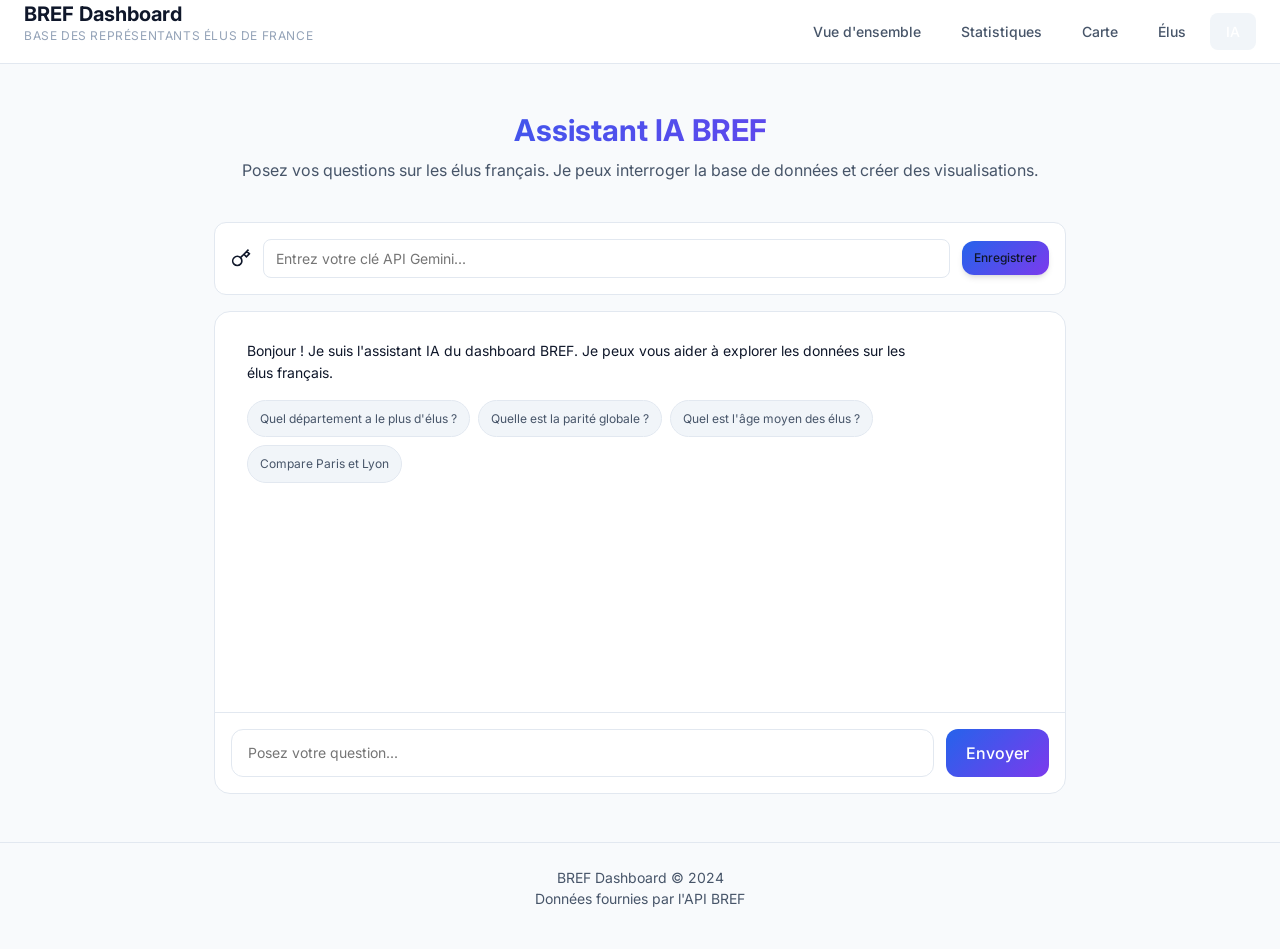
<file: ia.html>
<!DOCTYPE html>
<html lang="fr">

<head>
    <meta charset="UTF-8">
    <meta name="viewport" content="width=device-width, initial-scale=1.0">
    <title>BREF Dashboard - Assistant IA</title>
    <link rel="icon" href="data:,">
    <meta name="description" content="Assistant IA pour explorer les données des élus français">

    <!-- Fonts -->
    <link rel="preconnect" href="https://fonts.googleapis.com">
    <link rel="preconnect" href="https://fonts.gstatic.com" crossorigin>
    <link href="https://fonts.googleapis.com/css2?family=Inter:wght@400;500;600;700&display=swap" rel="stylesheet">

    <!-- Styles -->
    <link rel="stylesheet" href="css/variables.css">
    <link rel="stylesheet" href="css/base.css">
    <link rel="stylesheet" href="css/layout.css">
    <link rel="stylesheet" href="css/components.css">

    <style>
        .ia-container {
            max-width: 900px;
            margin: 0 auto;
            padding: var(--space-6);
            min-height: calc(100vh - 200px);
            display: flex;
            flex-direction: column;
        }

        .ia-header {
            text-align: center;
            margin-bottom: var(--space-6);
        }

        .ia-header h1 {
            font-size: var(--text-3xl);
            font-weight: var(--font-bold);
            background: var(--color-accent-gradient);
            -webkit-background-clip: text;
            -webkit-text-fill-color: transparent;
            background-clip: text;
            margin-bottom: var(--space-2);
        }

        .ia-header p {
            color: var(--color-text-secondary);
        }

        .api-key-banner {
            background: var(--color-bg-card);
            border: 1px solid var(--color-border);
            border-radius: var(--radius-lg);
            padding: var(--space-4);
            margin-bottom: var(--space-4);
            display: flex;
            gap: var(--space-3);
            align-items: center;
        }

        .api-key-banner input {
            flex: 1;
            padding: var(--space-2) var(--space-3);
            border: 1px solid var(--color-border);
            border-radius: var(--radius-md);
            background: var(--color-bg-secondary);
            color: var(--color-text-primary);
            font-size: var(--text-sm);
        }

        .api-key-banner.hidden {
            display: none;
        }

        .chat-container {
            flex: 1;
            display: flex;
            flex-direction: column;
            background: var(--color-bg-card);
            border: 1px solid var(--color-border);
            border-radius: var(--radius-xl);
            overflow: hidden;
        }

        .chat-messages {
            flex: 1;
            overflow-y: auto;
            padding: var(--space-4);
            display: flex;
            flex-direction: column;
            gap: var(--space-4);
            min-height: 400px;
            max-height: 60vh;
        }

        .chat-message {
            max-width: 85%;
            padding: var(--space-3) var(--space-4);
            border-radius: var(--radius-lg);
            font-size: var(--text-sm);
            line-height: 1.6;
        }

        .chat-message--user {
            align-self: flex-end;
            background: var(--color-accent-gradient);
            color: white;
        }

        .chat-message--ai {
            align-self: flex-start;
            background: var(--color-bg-secondary);
            color: var(--color-text-primary);
        }

        .chat-message--ai .chart-container {
            margin-top: var(--space-3);
            background: var(--color-bg-card);
            border-radius: var(--radius-md);
            padding: var(--space-3);
        }

        .chat-message--ai table {
            width: 100%;
            border-collapse: collapse;
            margin-top: var(--space-3);
            font-size: var(--text-xs);
        }

        .chat-message--ai th,
        .chat-message--ai td {
            padding: var(--space-2);
            border-bottom: 1px solid var(--color-border);
            text-align: left;
        }

        .chat-message--ai th {
            background: var(--color-bg-tertiary);
            font-weight: var(--font-semibold);
        }

        .chat-message--loading {
            display: flex;
            gap: var(--space-2);
            align-items: center;
        }

        .chat-message--loading .dot {
            width: 8px;
            height: 8px;
            background: var(--color-accent-primary);
            border-radius: 50%;
            animation: bounce 1.4s infinite ease-in-out;
        }

        .chat-message--loading .dot:nth-child(1) {
            animation-delay: -0.32s;
        }

        .chat-message--loading .dot:nth-child(2) {
            animation-delay: -0.16s;
        }

        @keyframes bounce {

            0%,
            80%,
            100% {
                transform: scale(0);
            }

            40% {
                transform: scale(1);
            }
        }

        .chat-input-container {
            padding: var(--space-4);
            border-top: 1px solid var(--color-border);
            display: flex;
            gap: var(--space-3);
        }

        .chat-input {
            flex: 1;
            padding: var(--space-3) var(--space-4);
            border: 1px solid var(--color-border);
            border-radius: var(--radius-lg);
            background: var(--color-bg-secondary);
            color: var(--color-text-primary);
            font-size: var(--text-sm);
            resize: none;
        }

        .chat-input:focus {
            outline: none;
            border-color: var(--color-accent-primary);
        }

        .chat-send-btn {
            padding: var(--space-3) var(--space-5);
            background: var(--color-accent-gradient);
            border: none;
            border-radius: var(--radius-lg);
            color: white;
            font-weight: var(--font-medium);
            cursor: pointer;
            transition: all var(--transition-fast);
        }

        .chat-send-btn:hover {
            transform: translateY(-1px);
            box-shadow: var(--shadow-glow);
        }

        .chat-send-btn:disabled {
            opacity: 0.5;
            cursor: not-allowed;
        }

        .suggestions {
            display: flex;
            flex-wrap: wrap;
            gap: var(--space-2);
            margin-top: var(--space-4);
        }

        .suggestion-btn {
            padding: var(--space-2) var(--space-3);
            background: var(--color-bg-tertiary);
            border: 1px solid var(--color-border);
            border-radius: var(--radius-full);
            color: var(--color-text-secondary);
            font-size: var(--text-xs);
            cursor: pointer;
            transition: all var(--transition-fast);
        }

        .suggestion-btn:hover {
            border-color: var(--color-accent-primary);
            color: var(--color-accent-primary);
        }
    </style>
</head>

<body>
    <!-- Header -->
    <header class="header">
        <div class="header__inner">
            <div class="header__brand">
                <div>
                    <h1 class="header__title">BREF Dashboard</h1>
                    <p class="header__subtitle">Base des Représentants Élus de France</p>
                </div>
            </div>

            <!-- Navigation -->
            <nav class="nav">
                <a href="index.html" class="nav__link">Vue d'ensemble</a>
                <a href="index.html#statistics" class="nav__link">Statistiques</a>
                <a href="index.html#map" class="nav__link">Carte</a>
                <a href="index.html#elected" class="nav__link">Élus</a>
                <a href="ia.html" class="nav__link active nav__link--highlight">IA</a>
            </nav>
        </div>
    </header>

    <!-- Main Content -->
    <main class="main">
        <div class="ia-container">
            <div class="ia-header">
                <h1>Assistant IA BREF</h1>
                <p>Posez vos questions sur les élus français. Je peux interroger la base de données et créer des
                    visualisations.</p>
            </div>

            <!-- API Key Banner -->
            <div id="api-key-banner" class="api-key-banner">
                <svg width="20" height="20" viewBox="0 0 24 24" fill="none" stroke="currentColor" stroke-width="2">
                    <path
                        d="M21 2l-2 2m-7.61 7.61a5.5 5.5 0 1 1-7.778 7.778 5.5 5.5 0 0 1 7.777-7.777zm0 0L15.5 7.5m0 0l3 3L22 7l-3-3m-3.5 3.5L19 4" />
                </svg>
                <input type="password" id="api-key-input" placeholder="Entrez votre clé API Gemini...">
                <button class="btn btn--primary btn--sm" onclick="saveApiKey()">Enregistrer</button>
            </div>

            <!-- Chat Container -->
            <div class="chat-container">
                <div class="chat-messages" id="chat-messages">
                    <div class="chat-message chat-message--ai">
                        Bonjour ! Je suis l'assistant IA du dashboard BREF. Je peux vous aider à explorer les données
                        sur les élus français.

                        <div class="suggestions">
                            <button class="suggestion-btn" onclick="askSuggestion(this)">Quel département a le plus
                                d'élus ?</button>
                            <button class="suggestion-btn" onclick="askSuggestion(this)">Quelle est la parité globale
                                ?</button>
                            <button class="suggestion-btn" onclick="askSuggestion(this)">Quel est l'âge moyen des élus
                                ?</button>
                            <button class="suggestion-btn" onclick="askSuggestion(this)">Compare Paris et Lyon</button>
                        </div>
                    </div>
                </div>

                <div class="chat-input-container">
                    <textarea id="chat-input" class="chat-input" placeholder="Posez votre question..." rows="1"
                        onkeydown="handleKeyDown(event)"></textarea>
                    <button id="send-btn" class="chat-send-btn" onclick="sendMessage()">
                        Envoyer
                    </button>
                </div>
            </div>
        </div>
    </main>

    <!-- Footer -->
    <footer class="footer">
        <p>
            BREF Dashboard © 2024
            <br>
            Données fournies par l'<a href="https://api.bref.chanutgirardi.com/api-docs" target="_blank">API BREF</a>
        </p>
    </footer>

    <script type="module">
        const API_BASE = 'https://api.bref.chanutgirardi.com';
        const GEMINI_API_URL = 'https://generativelanguage.googleapis.com/v1beta/models/gemini-2.5-pro:generateContent';

        // Available API routes for the AI
        const API_ROUTES = `
ROUTES API BREF DISPONIBLES:

=== STATS - GÉNÉRALES ===
- GET /api/stats/overview - Statistiques générales (totaux individus, mandats)
- GET /api/stats/dashboard - Toutes les données dashboard en un appel
- GET /api/stats/gender - Distribution par genre
- GET /api/stats/age - Distribution par tranches d'âge
- GET /api/stats/political-nuances - Distribution des nuances politiques
- GET /api/stats/professions?limit=X - Distribution des professions
- GET /api/stats/mandate-types - Types de mandats
- GET /api/stats/cumul - Cumul des mandats
- GET /api/stats/evolution - Évolution temporelle
- GET /api/stats/mandate-endings - Raisons de fin de mandat

=== STATS - CLASSEMENTS ===
- GET /api/stats/rankings/parity - Départements classés par parité (% femmes)
- GET /api/stats/rankings/age - Départements classés par âge moyen
- GET /api/stats/compare?area1=X&area2=Y - Comparer deux territoires

=== STATS - RECHERCHE AVANCÉE ===
- GET /api/stats/cohort-analysis?startYear=X&endYear=Y - Analyse de cohortes de carrière
- GET /api/stats/feminization-trend - Évolution féminisation depuis 1980
- GET /api/stats/rejuvenation-trend - Évolution âge moyen depuis 1980
- GET /api/stats/party-migration - Migrations de nuances politiques
- GET /api/stats/cumul-evolution - Évolution du cumul des mandats
- GET /api/stats/local-to-national - Progression carrière local→national
- GET /api/stats/political-shifts - Élus ayant changé de nuance
- GET /api/stats/dynasties - Dynasties politiques (même nom de famille)
- GET /api/stats/professional-background - Professions par type de mandat
- GET /api/stats/urban-rural - Comparaison urbain vs rural
- GET /api/stats/cross-mandate - Combinaisons de types de mandats
- GET /api/stats/by-region - Stats par département
- GET /api/stats/turnover - Renouvellement par année
- GET /api/stats/longevity - Durée moyenne des mandats
- GET /api/stats/diversity-index - Indice de diversité par département
- GET /api/stats/heat-map - Données pour carte (electedCount, femalePercentage, averageAge)
- GET /api/stats/political-map - Nuance dominante par département avec couleurs

=== LOCALISATION ===
- GET /api/location/city/{codeInsee} - Élus d'une commune
- GET /api/location/city/{codeInsee}/history - Historique des maires
- GET /api/location/city-search?name=X - Rechercher une commune
- GET /api/location/department/{code}?limit=X&offset=Y - Élus d'un département
- GET /api/location/constituency/{code} - Député d'une circonscription
- GET /api/location/gps?lat=X&lng=Y - Élus près de coordonnées GPS
- GET /api/location/area-types - Types de territoires disponibles

=== ÉLUS ===
- GET /api/elected?limit=X&offset=Y&gender=M/F&active=true - Liste des élus
- GET /api/elected/search?name=X - Recherche par nom
- GET /api/elected/advanced-search?gender=X&minAge=X&maxAge=X&nuance=X&mandateType=X&profession=X&department=X - Recherche multicritères
- GET /api/elected/{id} - Détails d'un élu
- GET /api/elected/{id}/mandates - Mandats d'un élu
- GET /api/elected/{id}/career - Timeline carrière politique
- GET /api/elected/current/mayors - Maires actuels
- GET /api/elected/current/deputies - Députés actuels
- GET /api/elected/current/senators - Sénateurs actuels

=== ÉLUS - CLASSEMENTS ===
- GET /api/elected/youngest?limit=X - Élus les plus jeunes
- GET /api/elected/oldest?limit=X - Élus les plus âgés
- GET /api/elected/longest-career?limit=X - Plus longues carrières
- GET /api/elected/newcomers?year=X&limit=X - Nouveaux élus
- GET /api/elected/by-nuance/{nuance}?limit=X - Par nuance politique
- GET /api/elected/by-profession/{profession}?limit=X - Par profession

=== TERRITOIRES ===
- GET /api/areas/types - Types de territoires
- GET /api/areas/search?name=X&type=X - Rechercher un territoire
- GET /api/areas/{id} - Détails d'un territoire
- GET /api/areas/{id}/elected?active=true - Élus d'un territoire

=== EXPORT ===
- GET /api/export/elected?gender=X&minAge=X&maxAge=X&nuance=X&mandateType=X&active=true&limit=X - Export CSV
- GET /api/export/stats/overview - Export JSON des stats
`;

        const REGIONS_MAPPING = `
RÉGIONS FRANÇAISES ET LEURS DÉPARTEMENTS:
- Auvergne-Rhône-Alpes: 01, 03, 07, 15, 26, 38, 42, 43, 63, 69, 73, 74
- Bourgogne-Franche-Comté: 21, 25, 39, 58, 70, 71, 89, 90
- Bretagne: 22, 29, 35, 56
- Centre-Val de Loire: 18, 28, 36, 37, 41, 45
- Corse: 2A, 2B
- Grand Est: 08, 10, 51, 52, 54, 55, 57, 67, 68, 88
- Hauts-de-France: 02, 59, 60, 62, 80
- Île-de-France: 75, 77, 78, 91, 92, 93, 94, 95
- Normandie: 14, 27, 50, 61, 76
- Nouvelle-Aquitaine: 16, 17, 19, 23, 24, 33, 40, 47, 64, 79, 86, 87
- Occitanie: 09, 11, 12, 30, 31, 32, 34, 46, 48, 65, 66, 81, 82
- Pays de la Loire: 44, 49, 53, 72, 85
- PACA (Provence-Alpes-Côte d'Azur): 04, 05, 06, 13, 83, 84
- DOM-TOM: 971, 972, 973, 974, 976
`;

        const SYSTEM_PROMPT = `Tu es un assistant IA spécialisé dans l'analyse des données des élus français.
Tu as accès à l'API BREF qui contient des données sur plus de 500 000 élus en France.

${API_ROUTES}

${REGIONS_MAPPING}

STRATÉGIE DE RÉPONSE:

1. **Analyse de la question**: Détermine si une route API directe peut répondre, ou si tu dois combiner plusieurs sources.

2. **Décomposition intelligente**: Si aucune route ne correspond exactement à la question:
   - Identifie les sous-questions nécessaires
   - Détermine quelles routes peuvent fournir les données partielles
   - Planifie comment combiner/calculer les résultats

3. **REQUÊTES PAR RÉGION** (TRÈS IMPORTANT):
   Pour une question sur une région (ex: PACA, Bretagne), tu DOIS:
   - Identifier les codes départements de cette région (voir mapping ci-dessus)
   - Appeler /api/elected/advanced-search?department=XX pour CHAQUE département
   - Combiner tous les résultats et effectuer le calcul demandé
   
   Exemple "élu le plus jeune homme de PACA":
   → PACA = départements 04, 05, 06, 13, 83, 84
   → Appeler /api/elected/advanced-search?gender=M&department=04&limit=100
   → Appeler /api/elected/advanced-search?gender=M&department=05&limit=100
   → ... pour chaque département
   → Trier tous les résultats par date de naissance et retourner le plus jeune

4. **Exemples de décomposition**:
   - "Compare Paris et Lyon" → /api/stats/compare?area1=75&area2=69
   - "Stats de la région Bretagne" → Combiner les données des départements 22, 29, 35, 56
   - "Élu le plus jeune de PACA" → Rechercher dans les 6 départements PACA, puis trier
   - "Parité en Île-de-France" → Agréger les données des 8 départements franciliens

5. **Calculs possibles**:
   - Moyennes, médianes, pourcentages
   - Comparaisons entre entités (départements, régions)
   - Agrégations (sommes, regroupements)
   - Classements et tris par âge, date, etc.

6. **Format de réponse**:
   - Réponds de manière claire et concise en français
   - Utilise du HTML pour les tableaux et listes structurées
   - Explique brièvement ta méthode de calcul si pertinent

Base URL de l'API: ${API_BASE}

IMPORTANT: Même si une route exacte n'existe pas, DÉCOMPOSE TOUJOURS la question en sous-requêtes. Ne dis JAMAIS "je ne peux pas" - trouve une solution en combinant les routes disponibles !`;

        let conversationHistory = [];

        // Check for stored API key
        window.onload = function () {
            const storedKey = localStorage.getItem('gemini_api_key');
            if (storedKey) {
                document.getElementById('api-key-banner').classList.add('hidden');
            }
        };

        window.saveApiKey = function () {
            const key = document.getElementById('api-key-input').value.trim();
            if (key) {
                localStorage.setItem('gemini_api_key', key);
                document.getElementById('api-key-banner').classList.add('hidden');
                addMessage('Clé API enregistrée ! Vous pouvez maintenant poser vos questions.', 'ai');
            }
        };

        window.askSuggestion = function (btn) {
            document.getElementById('chat-input').value = btn.textContent;
            sendMessage();
        };

        window.handleKeyDown = function (event) {
            if (event.key === 'Enter' && !event.shiftKey) {
                event.preventDefault();
                sendMessage();
            }
        };

        window.sendMessage = async function () {
            const input = document.getElementById('chat-input');
            const message = input.value.trim();

            if (!message) return;

            const apiKey = localStorage.getItem('gemini_api_key');
            if (!apiKey) {
                alert('Veuillez d\'abord entrer votre clé API Gemini.');
                return;
            }

            // Add user message
            addMessage(message, 'user');
            input.value = '';

            // Show loading
            const loadingId = addLoadingMessage();

            try {
                // PLANIFICATION: On utilise un prompt spécifique très strict pour obtenir le JSON
                const PLAN_PROMPT = `Tu es un moteur de planification API.
${REGIONS_MAPPING}

Ton SEUL but est de convertir la question de l'utilisateur en une liste de routes API.
Renvoie UNIQUEMENT un tableau JSON de chaînes: ["url1", "url2", ...].

NOUVELLE FONCTIONNALITÉ (RÉGIONS) :
Pour toute question sur une région (PACA, Bretagne, etc.), utilise la route virtuelle :
GET /api/virtual/region/{CodeRegion}/elected

Codes Région : paca, bretagne, ile-de-france, grand-est, hauts-de-france, auvergne-rhone-alpes, normandie...

EXEMPLE "plus jeune homme de PACA" :
["/api/virtual/region/paca/elected?gender=M"]

RÈGLES:
1. Si une région est citée -> utilise /api/virtual/region/...
2. Sinon -> utilise les routes standards.
3. JUSTE LE TABLEAU JSON.

ROUTES DISPONIBLES:
${API_ROUTES}
`;

                console.log("Envoi au planificateur...");
                const planResponse = await callGemini(apiKey, [
                    { role: 'user', parts: [{ text: PLAN_PROMPT + `\n\nQuestion à traiter: "${message}"` }] }
                ]);
                console.log("Réponse planificateur:", planResponse);

                let apiData = {};
                let routes = [];

                // Clean up response
                const cleanJson = planResponse.replace(/```json/g, '').replace(/```/g, '').trim();

                try {
                    // Try parsing direct array
                    const parsed = JSON.parse(cleanJson);
                    if (Array.isArray(parsed)) routes = parsed;
                    else if (parsed.routes) routes = parsed.routes;
                } catch (e) {
                    console.warn('JSON parse failed:', e);
                    // Regex fallback for array
                    const arrayMatch = cleanJson.match(/\[(.*?)\]/s);
                    if (arrayMatch) {
                        try {
                            routes = JSON.parse(arrayMatch[0]);
                        } catch (e2) { console.error(e2); }
                    }
                }

                // ROUTE VIRTUELLE: L'IA peut utiliser /api/virtual/region/{CodeRegion}/elected pour obtenir tout une région
                // Le code JS va intercepter et faire les N appels départements.
                const REGION_DEPARTMENTS = {
                    "84": ["01", "03", "07", "15", "26", "38", "42", "43", "63", "69", "73", "74"], // Auvergne-Rhône-Alpes
                    "27": ["21", "25", "39", "58", "70", "71", "89", "90"], // Bourgogne-Franche-Comté
                    "53": ["22", "29", "35", "56"], // Bretagne
                    "24": ["18", "28", "36", "37", "41", "45"], // Centre-Val de Loire
                    "94": ["2A", "2B"], // Corse
                    "44": ["08", "10", "51", "52", "54", "55", "57", "67", "68", "88"], // Grand Est
                    "32": ["02", "59", "60", "62", "80"], // Hauts-de-France
                    "11": ["75", "77", "78", "91", "92", "93", "94", "95"], // Île-de-France
                    "28": ["14", "27", "50", "61", "76"], // Normandie
                    "75": ["16", "17", "19", "23", "24", "33", "40", "47", "64", "79", "86", "87"], // Nouvelle-Aquitaine
                    "76": ["09", "11", "12", "30", "31", "32", "34", "46", "48", "65", "66", 81, "82"], // Occitanie
                    "52": ["44", "49", "53", "72", "85"], // Pays de la Loire
                    "93": ["04", "05", "06", "13", "83", "84"], // PACA
                };

                // Codes régions simplifiés pour l'IA (nom -> code)
                const REGION_CODES = {
                    "auvergne-rhone-alpes": "84", "bfc": "27", "bourgogne": "27",
                    "bretagne": "53", "centre": "24", "corse": "94",
                    "grand-est": "44", "hauts-de-france": "32", "hdf": "32",
                    "ile-de-france": "11", "idf": "11", "paris-region": "11",
                    "normandie": "28", "nouvelle-aquitaine": "75",
                    "occitanie": "76", "pays-de-la-loire": "52", "pdl": "52",
                    "paca": "93", "provence": "93", "sud": "93"
                };

                // SAFETY NET: Si l'IA a oublié la route virtuelle mais que le message mentionne une région, on l'ajoute de force.
                const userMsgLower = message.toLowerCase();
                for (const [name, code] of Object.entries(REGION_CODES)) {
                    // On vérifie si le nom de la région est dans le message (ex: "paca")
                    if (userMsgLower.includes(name)) {
                        const virtualRoute = `/api/virtual/region/${name}/elected`;
                        // On vérifie si une route similaire n'est pas déjà présente
                        const alreadyExists = routes.some(r => r.includes(`/api/virtual/region/${name}`));

                        if (!alreadyExists) {
                            console.log(`[Auto-Fix] Ajout forcé de la région ${name} détectée dans la question.`);
                            // On déduit les filtres
                            let suffix = "";
                            if (userMsgLower.includes("homme") || userMsgLower.includes("masculin")) suffix = "?gender=M";
                            else if (userMsgLower.includes("femme") || userMsgLower.includes("féminin")) suffix = "?gender=F";

                            routes = [virtualRoute + suffix];
                            addMessage(`🔎 Détection Région: ${name.toUpperCase()} (Mode Auto-Fix activé)`, 'ai');
                        } else {
                            // Si la route existe déjà, on NETTOIE quand même les autres routes parasites
                            routes = routes.filter(r => r.includes(`/api/virtual/region/`));
                            addMessage(`🔎 Région ${name.toUpperCase()} confirmée (Purge des routes non-régionales)`, 'ai');
                        }
                        break; // Une seule région à la fois
                    }
                }

                if (routes.length > 0) {
                    // Call each API route
                    for (const route of routes.slice(0, 15)) {
                        // INTERCEPTION ROUTE VIRTUELLE REGION
                        const regionMatch = route.match(/\/api\/virtual\/region\/([a-z0-9-]+)\/elected(.*)/);
                        if (regionMatch) {
                            const regionName = regionMatch[1].toLowerCase();
                            const queryParams = regionMatch[2] || ""; // e.g. ?gender=M

                            // Trouver le code région
                            const regionCode = REGION_CODES[regionName] || Object.keys(REGION_CODES).find(k => k.includes(regionName));

                            if (regionCode && REGION_DEPARTMENTS[regionCode]) {
                                const depts = REGION_DEPARTMENTS[regionCode];
                                let allRegionResults = []; // Stocke tous les élus de la région temporairement

                                for (const dept of depts) {
                                    // On demande BEAUCOUP de résultats (3000) pour être exhaustif sans timeout
                                    let realUrl = `/api/elected/advanced-search${queryParams}${queryParams.includes('?') ? '&' : '?'}department=${dept}&limit=3000`;

                                    try {
                                        const resp = await fetch(`${API_BASE}${realUrl}`);
                                        const data = await resp.json();
                                        if (data.data) {
                                            const newItems = Array.isArray(data.data) ? data.data : (data.data.results || []);
                                            // DOUBLE CHECK CÔTÉ CLIENT : On filtre pour être sûr que c'est le bon département
                                            // car l'API semble parfois renvoyer des résultats globaux
                                            const filteredItems = newItems.filter(item => item.code_departement == dept);
                                            allRegionResults.push(...filteredItems);
                                        }
                                    } catch (e) { console.warn("Error calling dept " + dept, e); }
                                }

                                console.log(`[Auto-Fix] ${allRegionResults.length} élus récupérés pour la région ${regionName}`);
                                addMessage(`🔎 ${allRegionResults.length} élus trouvés en ${regionName.toUpperCase()}. Analyse en cours...`, 'ai');

                                // OPTIMISATION INTELLIGENTE :
                                // On va TRIER par date de naissance (les plus récents/jeunes en premier)

                                // Tri décroissant sur date_naissance (plus grand = plus récent = plus jeune)
                                allRegionResults.sort((a, b) => {
                                    // Sécurité : si date absente, on met une date très vieille pour le mettre à la fin
                                    const dateA = new Date(a.date_naissance || a.birthDate || "1800-01-01");
                                    const dateB = new Date(b.date_naissance || b.birthDate || "1800-01-01");
                                    return dateB - dateA;
                                });

                                // On garde les 200 plus jeunes (ou plus pertinents)
                                // On nettoie aussi l'objet pour gagner de la place
                                const topResults = allRegionResults.slice(0, 200).map(e => ({
                                    nom: e.nom,
                                    prenom: e.prenom,
                                    date_naissance: e.date_naissance,
                                    age: e.age,
                                    ville: e.commune || e.libelle_commune,
                                    departement: e.code_departement,
                                    mandat: e.libelle_fonctions || e.mandat,
                                    nuance: e.nuance
                                }));

                                apiData[route] = topResults;

                                continue; // Passer à la route suivante
                                continue; // Passer à la route suivante (la virtuelle est traitée)
                            }
                        }

                        // APPEL STANDARD
                        try {
                            const resp = await fetch(`${API_BASE}${route}`);
                            const data = await resp.json();
                            apiData[route] = data.data || data;
                        } catch (e) {
                            console.warn(`Failed to call ${route}:`, e);
                        }
                    }
                }

                // Now get the final response with data
                let finalPrompt = `Question de l'utilisateur: "${message}"\n\nRappel codes régions:\n${REGIONS_MAPPING}`;
                if (Object.keys(apiData).length > 0) {
                    finalPrompt += `\n\nDonnées API récupérées:\n${JSON.stringify(apiData, null, 2).slice(0, 100000)}`;
                }
                finalPrompt += `\n\nRéponds de manière claire et concise. Utilise du HTML si tu dois afficher un tableau.`;

                const finalResponse = await callGemini(apiKey, [
                    { role: 'user', parts: [{ text: SYSTEM_PROMPT }] },
                    { role: 'model', parts: [{ text: 'Je suis prêt à analyser les données BREF.' }] },
                    { role: 'user', parts: [{ text: finalPrompt }] }
                ]);

                // Remove loading and add response
                removeMessage(loadingId);
                addMessage(finalResponse, 'ai');

            } catch (error) {
                console.error('Error:', error);
                removeMessage(loadingId);
                addMessage(`❌ Erreur: ${error.message}`, 'ai');
            }
        };

        async function callGemini(apiKey, contents) {
            const response = await fetch(`${GEMINI_API_URL}?key=${apiKey}`, {
                method: 'POST',
                headers: { 'Content-Type': 'application/json' },
                body: JSON.stringify({
                    contents,
                    generationConfig: {
                        temperature: 0.7,
                        maxOutputTokens: 2048
                    }
                })
            });

            if (!response.ok) {
                const errorData = await response.json().catch(() => ({}));
                console.error('Gemini API Error:', response.status, errorData);
                throw new Error(`Gemini API error: ${response.status} - ${errorData.error?.message || 'Unknown error'}`);
            }

            const data = await response.json();
            return data.candidates?.[0]?.content?.parts?.[0]?.text || 'Pas de réponse';
        }

        function addMessage(content, type) {
            const container = document.getElementById('chat-messages');
            const messageDiv = document.createElement('div');
            messageDiv.className = `chat-message chat-message--${type}`;
            messageDiv.id = `msg-${Date.now()}`;

            if (type === 'ai') {
                // Allow HTML in AI responses
                messageDiv.innerHTML = content;
            } else {
                messageDiv.textContent = content;
            }

            container.appendChild(messageDiv);
            container.scrollTop = container.scrollHeight;

            return messageDiv.id;
        }

        function addLoadingMessage() {
            const container = document.getElementById('chat-messages');
            const messageDiv = document.createElement('div');
            messageDiv.className = 'chat-message chat-message--ai chat-message--loading';
            messageDiv.id = `loading-${Date.now()}`;
            messageDiv.innerHTML = '<div class="dot"></div><div class="dot"></div><div class="dot"></div>';
            container.appendChild(messageDiv);
            container.scrollTop = container.scrollHeight;
            return messageDiv.id;
        }

        function removeMessage(id) {
            const msg = document.getElementById(id);
            if (msg) msg.remove();
        }
    </script>
</body>

</html>
</file>
<file: css/variables.css>
/* ============================================
   BREF Dashboard - Design System Variables
   ============================================ */

:root {
  /* === Colors - Light Theme === */
  --color-bg-primary: #f8fafc;
  --color-bg-secondary: #ffffff;
  --color-bg-tertiary: #f1f5f9;
  --color-bg-card: #ffffff;
  --color-bg-hover: #e2e8f0;

  /* Accent Colors */
  --color-accent-primary: #2563eb;
  --color-accent-secondary: #7c3aed;
  --color-accent-gradient: linear-gradient(135deg, #2563eb 0%, #7c3aed 100%);

  /* Political Colors (French parties) */
  --color-left: #dc2626;
  --color-center-left: #ea580c;
  --color-center: #ca8a04;
  --color-center-right: #2563eb;
  --color-right: #1e3a5f;
  --color-green: #16a34a;
  --color-other: #64748b;

  /* Semantic Colors */
  --color-success: #16a34a;
  --color-warning: #d97706;
  --color-error: #dc2626;
  --color-info: #2563eb;

  /* Gender Colors */
  --color-male: #2563eb;
  --color-female: #db2777;

  /* Text Colors */
  --color-text-primary: #0f172a;
  --color-text-secondary: #475569;
  --color-text-muted: #94a3b8;
  --color-text-accent: #2563eb;

  /* Border Colors */
  --color-border: #e2e8f0;
  --color-border-hover: #2563eb;

  /* === Typography === */
  --font-family: 'Inter', -apple-system, BlinkMacSystemFont, 'Segoe UI', Roboto, sans-serif;
  --font-mono: 'JetBrains Mono', 'Fira Code', monospace;

  /* Font Sizes */
  --text-xs: 0.75rem;
  --text-sm: 0.875rem;
  --text-base: 1rem;
  --text-lg: 1.125rem;
  --text-xl: 1.25rem;
  --text-2xl: 1.5rem;
  --text-3xl: 1.875rem;
  --text-4xl: 2.25rem;
  --text-5xl: 3rem;
  --text-6xl: 4rem;

  /* Font Weights */
  --font-normal: 400;
  --font-medium: 500;
  --font-semibold: 600;
  --font-bold: 700;

  /* Line Heights */
  --leading-tight: 1.25;
  --leading-normal: 1.5;
  --leading-relaxed: 1.75;

  /* === Spacing === */
  --space-1: 0.25rem;
  --space-2: 0.5rem;
  --space-3: 0.75rem;
  --space-4: 1rem;
  --space-5: 1.25rem;
  --space-6: 1.5rem;
  --space-8: 2rem;
  --space-10: 2.5rem;
  --space-12: 3rem;
  --space-16: 4rem;
  --space-20: 5rem;
  --space-24: 6rem;

  /* === Border Radius === */
  --radius-sm: 0.375rem;
  --radius-md: 0.5rem;
  --radius-lg: 0.75rem;
  --radius-xl: 1rem;
  --radius-2xl: 1.5rem;
  --radius-full: 9999px;

  /* === Shadows === */
  --shadow-sm: 0 1px 2px 0 rgba(0, 0, 0, 0.05);
  --shadow-md: 0 4px 6px -1px rgba(0, 0, 0, 0.1), 0 2px 4px -2px rgba(0, 0, 0, 0.1);
  --shadow-lg: 0 10px 15px -3px rgba(0, 0, 0, 0.1), 0 4px 6px -4px rgba(0, 0, 0, 0.1);
  --shadow-xl: 0 20px 25px -5px rgba(0, 0, 0, 0.1), 0 8px 10px -6px rgba(0, 0, 0, 0.1);
  --shadow-glow: 0 0 20px rgba(37, 99, 235, 0.15);
  --shadow-glow-lg: 0 0 40px rgba(37, 99, 235, 0.2);

  /* === Transitions === */
  --transition-fast: 150ms ease;
  --transition-base: 250ms ease;
  --transition-slow: 350ms ease;
  --transition-bounce: 500ms cubic-bezier(0.68, -0.55, 0.265, 1.55);

  /* === Z-Index === */
  --z-dropdown: 100;
  --z-sticky: 200;
  --z-modal: 300;
  --z-tooltip: 400;

  /* === Layout === */
  --header-height: 4rem;
  --sidebar-width: 280px;
  --container-max: 1400px;
}

/* === Chart.js Color Palettes === */
:root {
  --chart-colors: #2563eb, #7c3aed, #db2777, #dc2626, #ea580c, #ca8a04, #16a34a, #0891b2;
  --chart-gender: #2563eb, #db2777;
  --chart-age: #16a34a, #2563eb, #7c3aed, #ea580c, #dc2626;
}
</file>
<file: css/base.css>
/* ============================================
   BREF Dashboard - Base Styles
   ============================================ */

/* === Reset === */
*,
*::before,
*::after {
    box-sizing: border-box;
    margin: 0;
    padding: 0;
}

html {
    font-size: 16px;
    scroll-behavior: smooth;
    -webkit-font-smoothing: antialiased;
    -moz-osx-font-smoothing: grayscale;
}

body {
    font-family: var(--font-family);
    font-size: var(--text-base);
    line-height: var(--leading-normal);
    color: var(--color-text-primary);
    background: var(--color-bg-primary);
    min-height: 100vh;
    overflow-x: hidden;
}

/* === Typography === */
h1,
h2,
h3,
h4,
h5,
h6 {
    font-weight: var(--font-semibold);
    line-height: var(--leading-tight);
    color: var(--color-text-primary);
}

h1 {
    font-size: var(--text-4xl);
}

h2 {
    font-size: var(--text-3xl);
}

h3 {
    font-size: var(--text-2xl);
}

h4 {
    font-size: var(--text-xl);
}

h5 {
    font-size: var(--text-lg);
}

h6 {
    font-size: var(--text-base);
}

p {
    color: var(--color-text-secondary);
    margin-bottom: var(--space-4);
}

a {
    color: var(--color-accent-primary);
    text-decoration: none;
    transition: color var(--transition-fast);
}

a:hover {
    color: var(--color-text-accent);
}

/* === Lists === */
ul,
ol {
    list-style: none;
}

/* === Media === */
img,
svg,
video {
    max-width: 100%;
    height: auto;
    display: block;
}

/* === Forms === */
input,
button,
textarea,
select {
    font: inherit;
    color: inherit;
}

button {
    cursor: pointer;
    background: none;
    border: none;
}

/* === Tables === */
table {
    width: 100%;
    border-collapse: collapse;
}

/* === Utilities === */
.sr-only {
    position: absolute;
    width: 1px;
    height: 1px;
    padding: 0;
    margin: -1px;
    overflow: hidden;
    clip: rect(0, 0, 0, 0);
    white-space: nowrap;
    border: 0;
}

.container {
    width: 100%;
    max-width: var(--container-max);
    margin: 0 auto;
    padding: 0 var(--space-6);
}

/* === Scrollbar Styling === */
::-webkit-scrollbar {
    width: 8px;
    height: 8px;
}

::-webkit-scrollbar-track {
    background: var(--color-bg-secondary);
    border-radius: var(--radius-full);
}

::-webkit-scrollbar-thumb {
    background: var(--color-border);
    border-radius: var(--radius-full);
}

::-webkit-scrollbar-thumb:hover {
    background: var(--color-accent-primary);
}

/* === Selection === */
::selection {
    background: var(--color-accent-primary);
    color: var(--color-text-primary);
}

/* === Focus States === */
:focus-visible {
    outline: 2px solid var(--color-accent-primary);
    outline-offset: 2px;
}

/* === Animations === */
@keyframes fadeIn {
    from {
        opacity: 0;
    }

    to {
        opacity: 1;
    }
}

@keyframes slideUp {
    from {
        opacity: 0;
        transform: translateY(20px);
    }

    to {
        opacity: 1;
        transform: translateY(0);
    }
}

@keyframes pulse {

    0%,
    100% {
        opacity: 1;
    }

    50% {
        opacity: 0.5;
    }
}

@keyframes countUp {
    from {
        opacity: 0;
        transform: translateY(10px);
    }

    to {
        opacity: 1;
        transform: translateY(0);
    }
}

.animate-fade-in {
    animation: fadeIn var(--transition-base) ease-out;
}

.animate-slide-up {
    animation: slideUp var(--transition-slow) ease-out;
}

.animate-pulse {
    animation: pulse 2s cubic-bezier(0.4, 0, 0.6, 1) infinite;
}

/* === Loading States === */
.skeleton {
    background: linear-gradient(90deg,
            var(--color-bg-tertiary) 25%,
            var(--color-bg-hover) 50%,
            var(--color-bg-tertiary) 75%);
    background-size: 200% 100%;
    animation: skeleton-loading 1.5s infinite;
    border-radius: var(--radius-md);
}

@keyframes skeleton-loading {
    0% {
        background-position: 200% 0;
    }

    100% {
        background-position: -200% 0;
    }
}
</file>
<file: css/layout.css>
/* ============================================
   BREF Dashboard - Layout Styles
   ============================================ */

/* === Main Layout === */
.app {
    display: flex;
    flex-direction: column;
    min-height: 100vh;
}

/* === Header === */
.header {
    position: sticky;
    top: 0;
    z-index: var(--z-sticky);
    height: var(--header-height);
    background: rgba(255, 255, 255, 0.95);
    backdrop-filter: blur(12px);
    border-bottom: 1px solid var(--color-border);
    display: flex;
    align-items: center;
    padding: 0 var(--space-6);
}

.header__inner {
    width: 100%;
    max-width: var(--container-max);
    margin: 0 auto;
    display: flex;
    align-items: center;
    justify-content: space-between;
    gap: var(--space-4);
}

.header__brand {
    display: flex;
    align-items: center;
    gap: var(--space-3);
    flex-shrink: 0;
}

.header__title {
    font-size: var(--text-xl);
    font-weight: var(--font-bold);
    color: var(--color-text-primary);
}

.header__subtitle {
    font-size: var(--text-xs);
    color: var(--color-text-muted);
    text-transform: uppercase;
    letter-spacing: 0.05em;
}

/* === Navigation === */
.nav {
    display: flex;
    align-items: center;
    gap: var(--space-2);
}

.nav__link {
    padding: var(--space-2) var(--space-4);
    border-radius: var(--radius-md);
    font-size: var(--text-sm);
    font-weight: var(--font-medium);
    color: var(--color-text-secondary);
    transition: all var(--transition-fast);
}

.nav__link:hover,
.nav__link.active {
    color: var(--color-text-primary);
    background: var(--color-bg-tertiary);
}

.nav__link.active {
    color: var(--color-accent-primary);
}

.nav__link--highlight {
    background: var(--color-accent-gradient);
    color: white !important;
}

.nav__link--highlight:hover {
    box-shadow: var(--shadow-glow);
    transform: translateY(-1px);
}

/* === Search Bar === */
.search {
    position: relative;
    flex: 1;
    max-width: 400px;
}

.search__input {
    width: 100%;
    padding: var(--space-3) var(--space-4);
    padding-left: var(--space-10);
    background: var(--color-bg-secondary);
    border: 1px solid var(--color-border);
    border-radius: var(--radius-lg);
    color: var(--color-text-primary);
    font-size: var(--text-sm);
    transition: all var(--transition-fast);
}

.search__input::placeholder {
    color: var(--color-text-muted);
}

.search__input:focus {
    border-color: var(--color-accent-primary);
    box-shadow: var(--shadow-glow);
}

.search__icon {
    position: absolute;
    left: var(--space-4);
    top: 50%;
    transform: translateY(-50%);
    color: var(--color-text-muted);
    pointer-events: none;
}

/* === Main Content === */
.main {
    flex: 1;
    padding: var(--space-6);
}

.main__inner {
    max-width: var(--container-max);
    margin: 0 auto;
}

/* === Dashboard Grid === */
.dashboard-grid {
    display: grid;
    gap: var(--space-6);
}

/* KPI Cards Row */
.kpi-row {
    display: grid;
    grid-template-columns: repeat(4, 1fr);
    gap: var(--space-4);
}

/* Charts + Map Row */
.charts-map-row {
    display: grid;
    grid-template-columns: 1fr 1fr;
    gap: var(--space-6);
}

/* Charts Grid */
.charts-grid {
    display: grid;
    grid-template-columns: repeat(2, 1fr);
    gap: var(--space-4);
}

/* Full Width Sections */
.full-width {
    grid-column: 1 / -1;
}

/* === Section Headers === */
.section-header {
    display: flex;
    align-items: center;
    justify-content: space-between;
    margin-bottom: var(--space-4);
}

.section-title {
    font-size: var(--text-lg);
    font-weight: var(--font-semibold);
    display: flex;
    align-items: center;
    gap: var(--space-2);
}

.section-title__icon {
    color: var(--color-accent-primary);
}

/* === Responsive Layout === */
@media (max-width: 1200px) {
    .charts-map-row {
        grid-template-columns: 1fr;
    }

    .kpi-row {
        grid-template-columns: repeat(2, 1fr);
    }
}

@media (max-width: 768px) {
    .header {
        height: auto;
        padding: var(--space-3) var(--space-4);
    }

    .header__inner {
        flex-wrap: wrap;
        gap: var(--space-2);
    }

    .header__brand {
        flex: 1;
    }

    .header__title {
        font-size: var(--text-lg);
    }

    .header__subtitle {
        display: none;
    }

    .search {
        order: 3;
        max-width: 100%;
        width: 100%;
        margin-top: var(--space-2);
    }

    .nav {
        display: none;
    }

    .kpi-row {
        grid-template-columns: repeat(2, 1fr);
    }

    .charts-grid {
        grid-template-columns: 1fr;
    }

    .main {
        padding: var(--space-4);
    }

    .filters-panel__grid {
        grid-template-columns: 1fr !important;
    }
}

@media (max-width: 480px) {
    .kpi-row {
        grid-template-columns: 1fr;
    }

    .header__title {
        font-size: var(--text-base);
    }
}

/* === Footer === */
.footer {
    padding: var(--space-6);
    border-top: 1px solid var(--color-border);
    text-align: center;
    color: var(--color-text-muted);
    font-size: var(--text-sm);
}

.footer a {
    color: var(--color-text-secondary);
}

.footer a:hover {
    color: var(--color-accent-primary);
}
</file>
<file: css/components.css>
/* ============================================
   BREF Dashboard - Component Styles
   ============================================ */

/* === Cards === */
.card {
    background: var(--color-bg-card);
    border: 1px solid var(--color-border);
    border-radius: var(--radius-xl);
    padding: var(--space-5);
    transition: all var(--transition-base);
}

.card:hover {
    border-color: var(--color-border-hover);
    box-shadow: var(--shadow-lg);
}

.card--glow:hover {
    box-shadow: var(--shadow-glow);
}

.card__header {
    display: flex;
    align-items: center;
    justify-content: space-between;
    margin-bottom: var(--space-4);
}

.card__title {
    font-size: var(--text-sm);
    font-weight: var(--font-medium);
    color: var(--color-text-secondary);
    text-transform: uppercase;
    letter-spacing: 0.05em;
}

.card__icon {
    width: 40px;
    height: 40px;
    border-radius: var(--radius-lg);
    display: flex;
    align-items: center;
    justify-content: center;
    background: var(--color-bg-tertiary);
    color: var(--color-accent-primary);
}

/* === KPI Cards === */
.kpi-card {
    background: var(--color-bg-card);
    border: 1px solid var(--color-border);
    border-radius: var(--radius-xl);
    padding: var(--space-5);
    position: relative;
    overflow: hidden;
    transition: all var(--transition-base);
}

.kpi-card::before {
    content: '';
    position: absolute;
    top: 0;
    left: 0;
    right: 0;
    height: 3px;
    background: var(--color-accent-gradient);
    opacity: 0;
    transition: opacity var(--transition-fast);
}

.kpi-card:hover {
    transform: translateY(-2px);
    box-shadow: var(--shadow-glow);
}

.kpi-card:hover::before {
    opacity: 1;
}

.kpi-card__header {
    display: flex;
    align-items: center;
    justify-content: space-between;
    margin-bottom: var(--space-3);
}

.kpi-card__label {
    font-size: var(--text-sm);
    color: var(--color-text-secondary);
    font-weight: var(--font-medium);
}

.kpi-card__icon {
    width: 36px;
    height: 36px;
    border-radius: var(--radius-md);
    display: flex;
    align-items: center;
    justify-content: center;
    background: var(--color-bg-tertiary);
}

.kpi-card__icon--blue {
    color: var(--color-info);
}

.kpi-card__icon--pink {
    color: var(--color-female);
}

.kpi-card__icon--green {
    color: var(--color-success);
}

.kpi-card__icon--purple {
    color: var(--color-accent-secondary);
}

.kpi-card__value {
    font-size: var(--text-4xl);
    font-weight: var(--font-bold);
    color: var(--color-text-primary);
    line-height: 1;
    margin-bottom: var(--space-2);
    font-variant-numeric: tabular-nums;
}

.kpi-card__change {
    display: flex;
    align-items: center;
    gap: var(--space-1);
    font-size: var(--text-sm);
}

.kpi-card__change--up {
    color: var(--color-success);
}

.kpi-card__change--down {
    color: var(--color-error);
}

/* === Buttons === */
.btn {
    display: inline-flex;
    align-items: center;
    justify-content: center;
    gap: var(--space-2);
    padding: var(--space-3) var(--space-5);
    border-radius: var(--radius-lg);
    font-size: var(--text-sm);
    font-weight: var(--font-medium);
    transition: all var(--transition-fast);
    cursor: pointer;
    border: none;
}

.btn--primary {
    background: var(--color-accent-gradient);
    color: var(--color-text-primary);
    box-shadow: var(--shadow-md);
}

.btn--primary:hover {
    box-shadow: var(--shadow-glow);
    transform: translateY(-1px);
}

.btn--secondary {
    background: var(--color-bg-tertiary);
    color: var(--color-text-primary);
    border: 1px solid var(--color-border);
}

.btn--secondary:hover {
    border-color: var(--color-accent-primary);
    background: var(--color-bg-hover);
}

.btn--ghost {
    background: transparent;
    color: var(--color-text-secondary);
}

.btn--ghost:hover {
    background: var(--color-bg-tertiary);
    color: var(--color-text-primary);
}

.btn--sm {
    padding: var(--space-2) var(--space-3);
    font-size: var(--text-xs);
}

.btn--icon {
    width: 40px;
    height: 40px;
    padding: 0;
    border-radius: var(--radius-md);
}

/* === Select / Dropdown === */
.select {
    position: relative;
}

.select__input {
    width: 100%;
    padding: var(--space-3) var(--space-4);
    padding-right: var(--space-10);
    background: var(--color-bg-secondary);
    border: 1px solid var(--color-border);
    border-radius: var(--radius-lg);
    color: var(--color-text-primary);
    font-size: var(--text-sm);
    cursor: pointer;
    appearance: none;
    transition: all var(--transition-fast);
}

.select__input:hover {
    border-color: var(--color-border-hover);
}

.select__input:focus {
    border-color: var(--color-accent-primary);
    box-shadow: var(--shadow-glow);
}

/* Number input specific styles */
input[type="number"].select__input {
    -moz-appearance: textfield;
    appearance: textfield;
    padding-right: var(--space-3);
    color: var(--color-text-primary);
    background: var(--color-bg-card);
}

input[type="number"].select__input::-webkit-outer-spin-button,
input[type="number"].select__input::-webkit-inner-spin-button {
    -webkit-appearance: none;
    margin: 0;
}

input[type="number"].select__input::placeholder {
    color: var(--color-text-muted);
}

.select__icon {
    position: absolute;
    right: var(--space-4);
    top: 50%;
    transform: translateY(-50%);
    color: var(--color-text-muted);
    pointer-events: none;
}

/* === Tabs === */
.tabs {
    display: flex;
    gap: var(--space-1);
    background: var(--color-bg-secondary);
    padding: var(--space-1);
    border-radius: var(--radius-lg);
}

.tabs__tab {
    padding: var(--space-2) var(--space-4);
    border-radius: var(--radius-md);
    font-size: var(--text-sm);
    font-weight: var(--font-medium);
    color: var(--color-text-secondary);
    transition: all var(--transition-fast);
}

.tabs__tab:hover {
    color: var(--color-text-primary);
}

.tabs__tab.active {
    background: var(--color-accent-primary);
    color: var(--color-text-primary);
}

/* === Badge === */
.badge {
    display: inline-flex;
    align-items: center;
    gap: var(--space-1);
    padding: var(--space-1) var(--space-3);
    border-radius: var(--radius-full);
    font-size: var(--text-xs);
    font-weight: var(--font-medium);
}

.badge--primary {
    background: rgba(67, 97, 238, 0.2);
    color: var(--color-accent-primary);
}

.badge--success {
    background: rgba(16, 185, 129, 0.2);
    color: var(--color-success);
}

.badge--warning {
    background: rgba(245, 158, 11, 0.2);
    color: var(--color-warning);
}

.badge--error {
    background: rgba(239, 68, 68, 0.2);
    color: var(--color-error);
}

/* === Tooltip === */
.tooltip {
    position: relative;
}

.tooltip::after {
    content: attr(data-tooltip);
    position: absolute;
    bottom: 100%;
    left: 50%;
    transform: translateX(-50%);
    padding: var(--space-2) var(--space-3);
    background: var(--color-bg-primary);
    border: 1px solid var(--color-border);
    border-radius: var(--radius-md);
    font-size: var(--text-xs);
    color: var(--color-text-primary);
    white-space: nowrap;
    opacity: 0;
    visibility: hidden;
    transition: all var(--transition-fast);
    z-index: var(--z-tooltip);
    margin-bottom: var(--space-2);
}

.tooltip:hover::after {
    opacity: 1;
    visibility: visible;
}

/* === Progress Bar === */
.progress {
    height: 8px;
    background: var(--color-bg-tertiary);
    border-radius: var(--radius-full);
    overflow: hidden;
}

.progress__bar {
    height: 100%;
    background: var(--color-accent-gradient);
    border-radius: var(--radius-full);
    transition: width var(--transition-slow);
}

.progress--male .progress__bar {
    background: var(--color-male);
}

.progress--female .progress__bar {
    background: var(--color-female);
}

/* === Data Table === */
.data-table {
    width: 100%;
    border-collapse: separate;
    border-spacing: 0;
}

.data-table th {
    text-align: left;
    padding: var(--space-3) var(--space-4);
    background: var(--color-bg-secondary);
    color: var(--color-text-secondary);
    font-size: var(--text-xs);
    font-weight: var(--font-semibold);
    text-transform: uppercase;
    letter-spacing: 0.05em;
    border-bottom: 1px solid var(--color-border);
}

.data-table th:first-child {
    border-top-left-radius: var(--radius-lg);
}

.data-table th:last-child {
    border-top-right-radius: var(--radius-lg);
}

.data-table td {
    padding: var(--space-4);
    border-bottom: 1px solid var(--color-border);
    color: var(--color-text-primary);
    font-size: var(--text-sm);
}

.data-table tr:hover td {
    background: var(--color-bg-hover);
}

.data-table tr:last-child td:first-child {
    border-bottom-left-radius: var(--radius-lg);
}

.data-table tr:last-child td:last-child {
    border-bottom-right-radius: var(--radius-lg);
}

/* === Pagination === */
.pagination {
    display: flex;
    align-items: center;
    justify-content: center;
    gap: var(--space-2);
    margin-top: var(--space-6);
}

.pagination__btn {
    width: 36px;
    height: 36px;
    display: flex;
    align-items: center;
    justify-content: center;
    border-radius: var(--radius-md);
    font-size: var(--text-sm);
    color: var(--color-text-secondary);
    background: var(--color-bg-secondary);
    border: 1px solid var(--color-border);
    transition: all var(--transition-fast);
}

.pagination__btn:hover {
    border-color: var(--color-accent-primary);
    color: var(--color-text-primary);
}

.pagination__btn.active {
    background: var(--color-accent-primary);
    border-color: var(--color-accent-primary);
    color: var(--color-text-primary);
}

.pagination__btn:disabled {
    opacity: 0.5;
    cursor: not-allowed;
}

/* === Empty State === */
.empty-state {
    text-align: center;
    padding: var(--space-12);
}

.empty-state__icon {
    width: 64px;
    height: 64px;
    margin: 0 auto var(--space-4);
    color: var(--color-text-muted);
}

.empty-state__title {
    font-size: var(--text-lg);
    font-weight: var(--font-semibold);
    margin-bottom: var(--space-2);
}

.empty-state__text {
    color: var(--color-text-muted);
    margin-bottom: var(--space-6);
}

/* === Loader === */
.loader {
    display: flex;
    align-items: center;
    justify-content: center;
    gap: var(--space-2);
    padding: var(--space-8);
}

.loader__spinner {
    width: 24px;
    height: 24px;
    border: 3px solid var(--color-border);
    border-top-color: var(--color-accent-primary);
    border-radius: 50%;
    animation: spin 1s linear infinite;
}

@keyframes spin {
    to {
        transform: rotate(360deg);
    }
}

.loader__text {
    color: var(--color-text-secondary);
    font-size: var(--text-sm);
}

/* === Badge Secondary === */
.badge--secondary {
    background: rgba(100, 116, 139, 0.2);
    color: var(--color-text-secondary);
}

/* === Modal === */
.modal-overlay {
    position: fixed;
    top: 0;
    left: 0;
    right: 0;
    bottom: 0;
    background: rgba(0, 0, 0, 0.5);
    display: flex;
    align-items: center;
    justify-content: center;
    z-index: var(--z-modal);
    backdrop-filter: blur(4px);
}

.modal-content {
    background: var(--color-bg-card);
    border-radius: var(--radius-xl);
    padding: var(--space-8);
    max-width: 500px;
    width: 90%;
    max-height: 80vh;
    overflow-y: auto;
    position: relative;
    box-shadow: var(--shadow-xl);
}

.modal-close {
    position: absolute;
    top: var(--space-4);
    right: var(--space-4);
    width: 32px;
    height: 32px;
    border: none;
    background: var(--color-bg-tertiary);
    border-radius: var(--radius-md);
    font-size: var(--text-xl);
    cursor: pointer;
    display: flex;
    align-items: center;
    justify-content: center;
    color: var(--color-text-secondary);
    transition: all var(--transition-fast);
}

.modal-close:hover {
    background: var(--color-error);
    color: white;
}

.modal-content h2 {
    font-size: var(--text-2xl);
    font-weight: var(--font-bold);
    margin-bottom: var(--space-4);
    color: var(--color-text-primary);
}

.modal-content h3 {
    font-size: var(--text-lg);
    font-weight: var(--font-semibold);
    margin-top: var(--space-6);
    margin-bottom: var(--space-3);
    color: var(--color-text-primary);
}

.modal-content p {
    margin-bottom: var(--space-2);
    color: var(--color-text-secondary);
}

.mandate-item {
    background: var(--color-bg-tertiary);
    padding: var(--space-4);
    border-radius: var(--radius-lg);
    margin-bottom: var(--space-3);
}

.mandate-item p {
    margin-bottom: var(--space-1);
}
</file>
